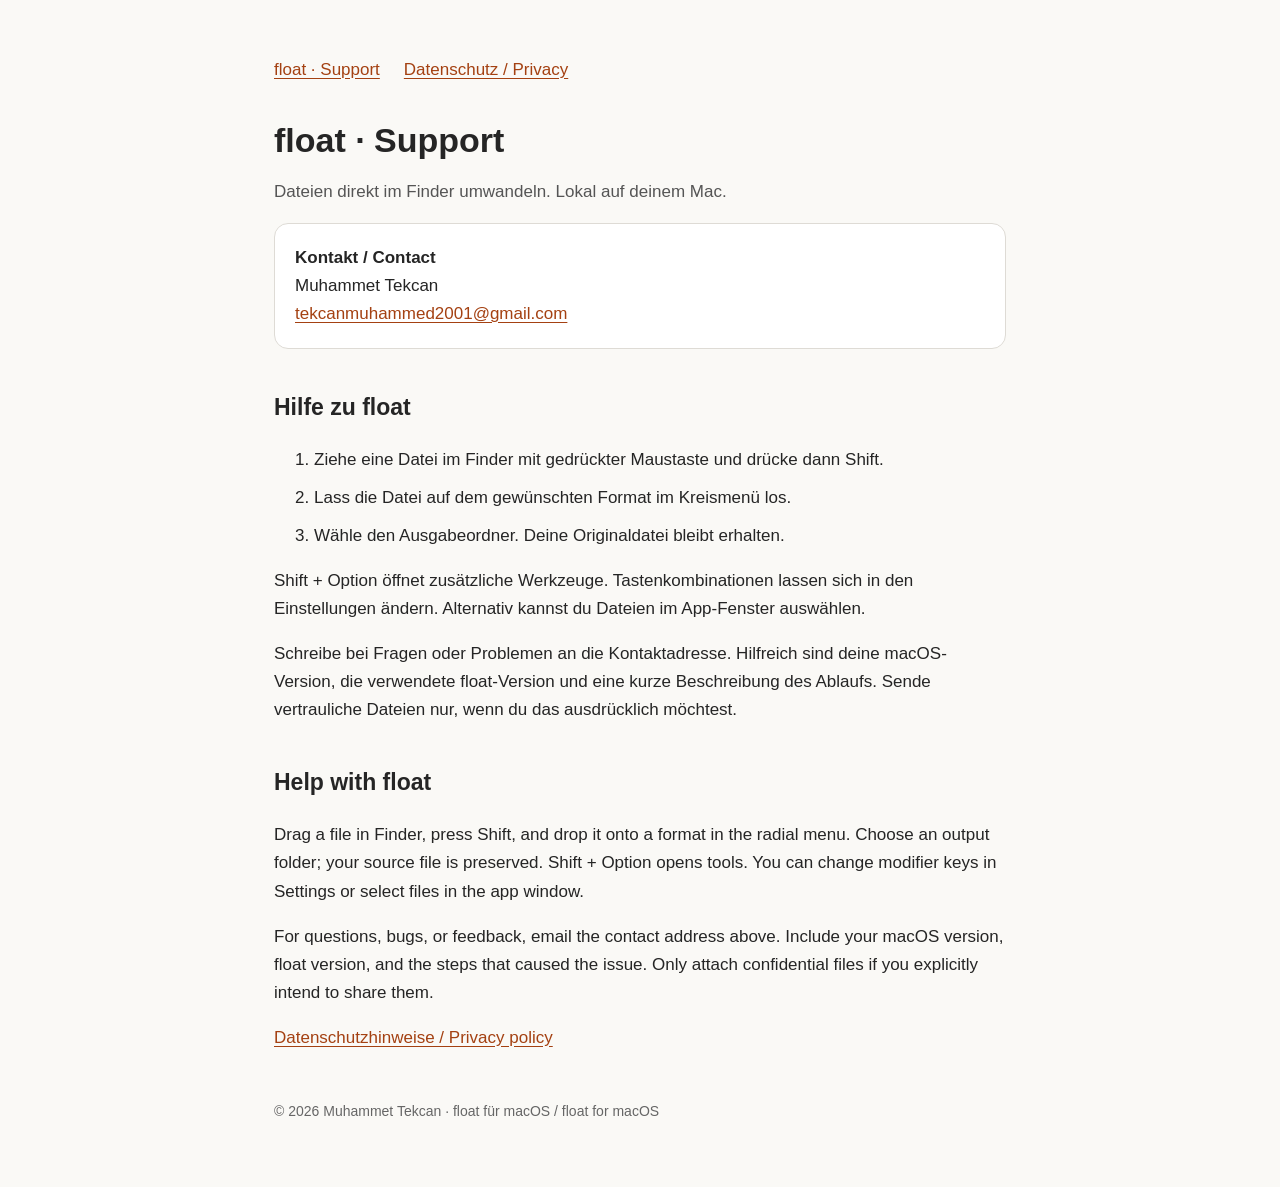
<file: index.html>
<!doctype html><html lang="de"><head><meta charset="utf-8"><meta name="viewport" content="width=device-width,initial-scale=1"><title>Support · float</title><meta name="description" content="Support und Datenschutz für float, die lokale Mac-App für Bilder, PDFs und Dateien."><link rel="stylesheet" href="style.css"></head><body><main><nav aria-label="Hauptnavigation"><a href="index.html">float · Support</a><a href="privacy.html">Datenschutz / Privacy</a></nav><h1>float · Support</h1><p class="intro">Dateien direkt im Finder umwandeln. Lokal auf deinem Mac.</p><div class="contact"><strong>Kontakt / Contact</strong><br>Muhammet Tekcan<br><a href="mailto:tekcanmuhammed2001@gmail.com">tekcanmuhammed2001@gmail.com</a></div><section lang="de"><h2>Hilfe zu float</h2><ol><li>Ziehe eine Datei im Finder mit gedrückter Maustaste und drücke dann Shift.</li><li>Lass die Datei auf dem gewünschten Format im Kreismenü los.</li><li>Wähle den Ausgabeordner. Deine Originaldatei bleibt erhalten.</li></ol><p>Shift + Option öffnet zusätzliche Werkzeuge. Tastenkombinationen lassen sich in den Einstellungen ändern. Alternativ kannst du Dateien im App-Fenster auswählen.</p><p>Schreibe bei Fragen oder Problemen an die Kontaktadresse. Hilfreich sind deine macOS-Version, die verwendete float-Version und eine kurze Beschreibung des Ablaufs. Sende vertrauliche Dateien nur, wenn du das ausdrücklich möchtest.</p></section><section lang="en"><h2>Help with float</h2><p>Drag a file in Finder, press Shift, and drop it onto a format in the radial menu. Choose an output folder; your source file is preserved. Shift + Option opens tools. You can change modifier keys in Settings or select files in the app window.</p><p>For questions, bugs, or feedback, email the contact address above. Include your macOS version, float version, and the steps that caused the issue. Only attach confidential files if you explicitly intend to share them.</p></section><p><a href="privacy.html">Datenschutzhinweise / Privacy policy</a></p><footer>© 2026 Muhammet Tekcan · float für macOS / float for macOS</footer></main></body></html>
</file>
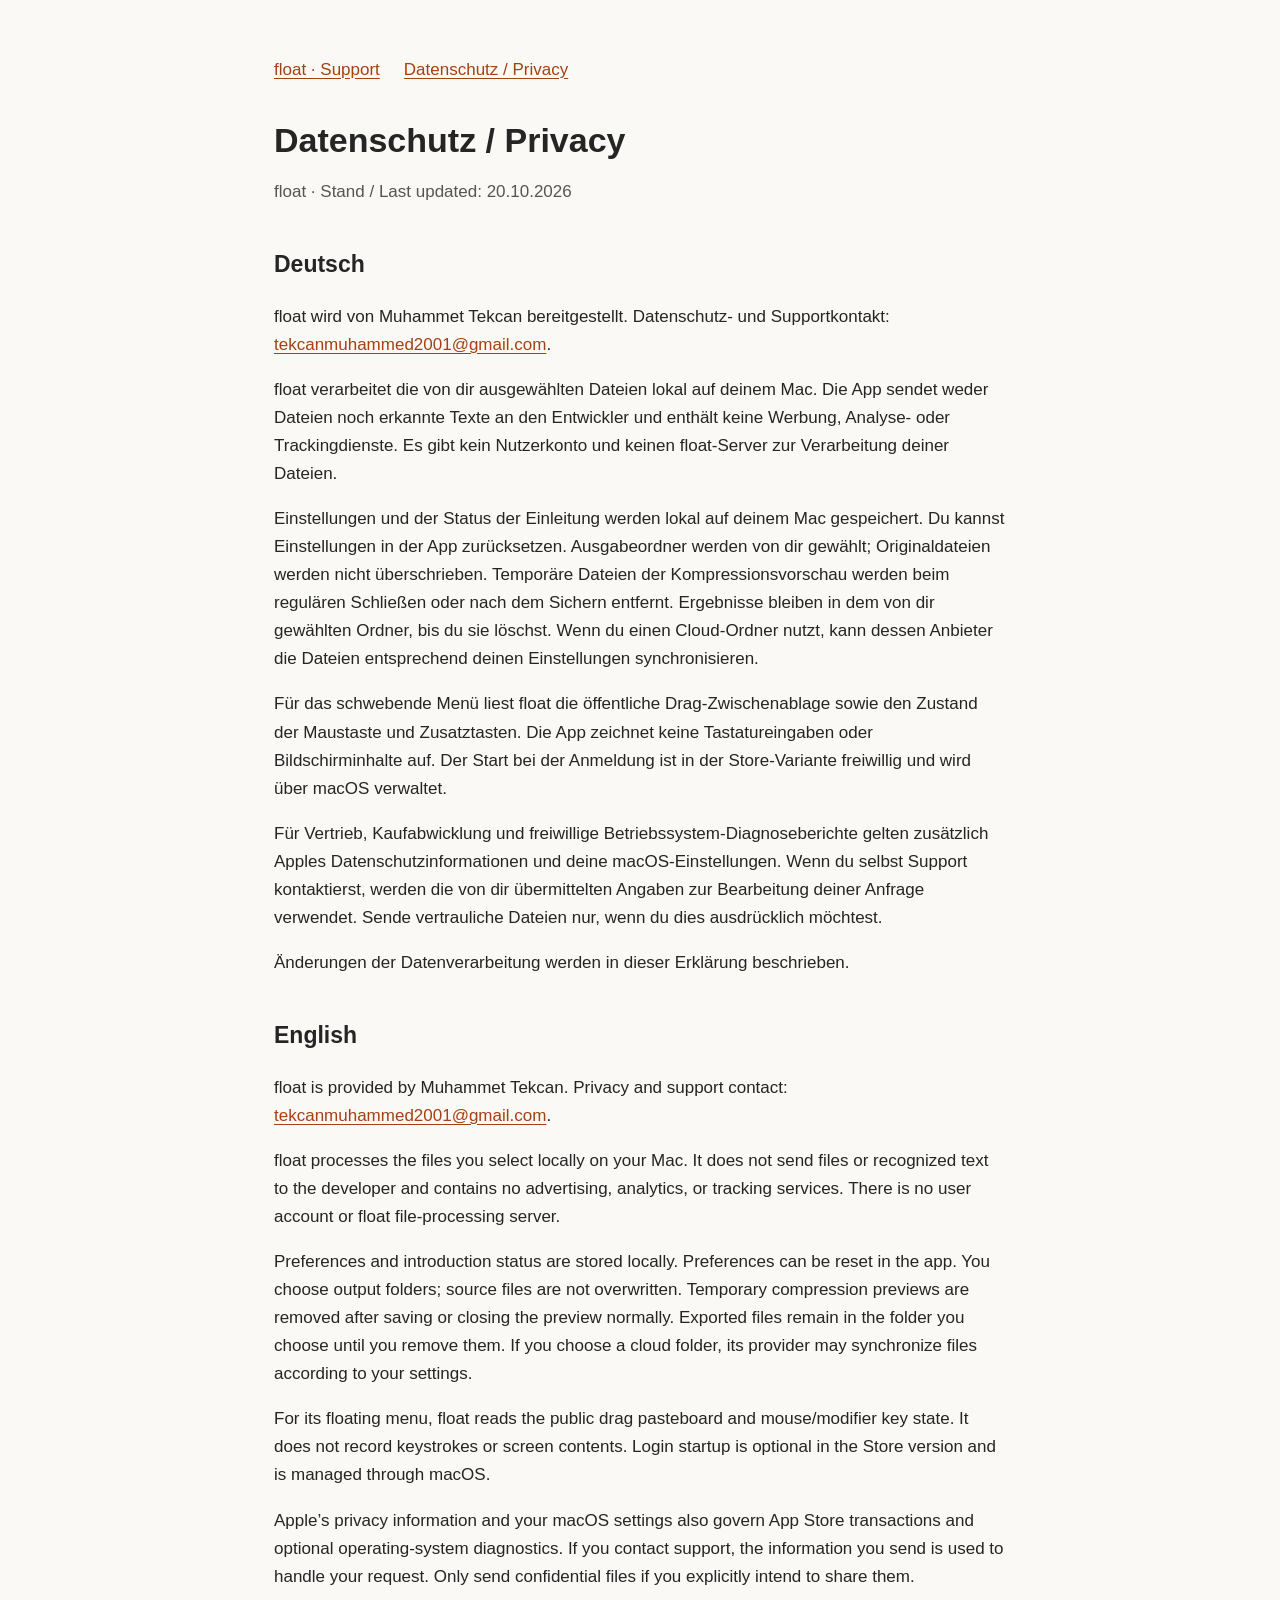
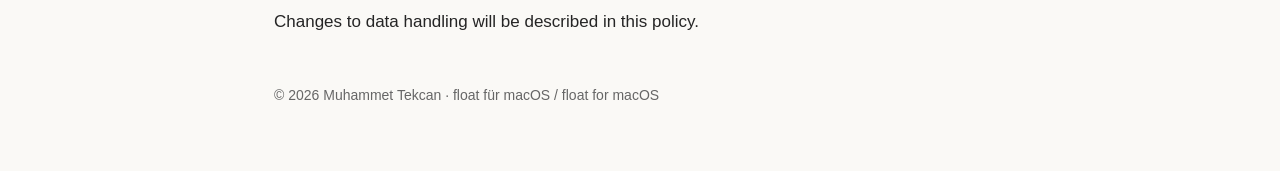
<file: privacy.html>
<!doctype html><html lang="de"><head><meta charset="utf-8"><meta name="viewport" content="width=device-width,initial-scale=1"><title>Datenschutz / Privacy · float</title><meta name="description" content="Support und Datenschutz für float, die lokale Mac-App für Bilder, PDFs und Dateien."><link rel="stylesheet" href="style.css"></head><body><main><nav aria-label="Hauptnavigation"><a href="index.html">float · Support</a><a href="privacy.html">Datenschutz / Privacy</a></nav><h1>Datenschutz / Privacy</h1><p class="intro">float · Stand / Last updated: 20.10.2026</p><section lang="de"><h2>Deutsch</h2><p>float wird von Muhammet Tekcan bereitgestellt. Datenschutz- und Supportkontakt: <a href="mailto:tekcanmuhammed2001@gmail.com">tekcanmuhammed2001@gmail.com</a>.</p><p>float verarbeitet die von dir ausgewählten Dateien lokal auf deinem Mac. Die App sendet weder Dateien noch erkannte Texte an den Entwickler und enthält keine Werbung, Analyse- oder Trackingdienste. Es gibt kein Nutzerkonto und keinen float-Server zur Verarbeitung deiner Dateien.</p><p>Einstellungen und der Status der Einleitung werden lokal auf deinem Mac gespeichert. Du kannst Einstellungen in der App zurücksetzen. Ausgabeordner werden von dir gewählt; Originaldateien werden nicht überschrieben. Temporäre Dateien der Kompressionsvorschau werden beim regulären Schließen oder nach dem Sichern entfernt. Ergebnisse bleiben in dem von dir gewählten Ordner, bis du sie löschst. Wenn du einen Cloud-Ordner nutzt, kann dessen Anbieter die Dateien entsprechend deinen Einstellungen synchronisieren.</p><p>Für das schwebende Menü liest float die öffentliche Drag-Zwischenablage sowie den Zustand der Maustaste und Zusatztasten. Die App zeichnet keine Tastatureingaben oder Bildschirminhalte auf. Der Start bei der Anmeldung ist in der Store-Variante freiwillig und wird über macOS verwaltet.</p><p>Für Vertrieb, Kaufabwicklung und freiwillige Betriebssystem-Diagnoseberichte gelten zusätzlich Apples Datenschutzinformationen und deine macOS-Einstellungen. Wenn du selbst Support kontaktierst, werden die von dir übermittelten Angaben zur Bearbeitung deiner Anfrage verwendet. Sende vertrauliche Dateien nur, wenn du dies ausdrücklich möchtest.</p><p>Änderungen der Datenverarbeitung werden in dieser Erklärung beschrieben.</p></section><section lang="en"><h2>English</h2><p>float is provided by Muhammet Tekcan. Privacy and support contact: <a href="mailto:tekcanmuhammed2001@gmail.com">tekcanmuhammed2001@gmail.com</a>.</p><p>float processes the files you select locally on your Mac. It does not send files or recognized text to the developer and contains no advertising, analytics, or tracking services. There is no user account or float file-processing server.</p><p>Preferences and introduction status are stored locally. Preferences can be reset in the app. You choose output folders; source files are not overwritten. Temporary compression previews are removed after saving or closing the preview normally. Exported files remain in the folder you choose until you remove them. If you choose a cloud folder, its provider may synchronize files according to your settings.</p><p>For its floating menu, float reads the public drag pasteboard and mouse/modifier key state. It does not record keystrokes or screen contents. Login startup is optional in the Store version and is managed through macOS.</p><p>Apple’s privacy information and your macOS settings also govern App Store transactions and optional operating-system diagnostics. If you contact support, the information you send is used to handle your request. Only send confidential files if you explicitly intend to share them.</p><p>Changes to data handling will be described in this policy.</p></section><footer>© 2026 Muhammet Tekcan · float für macOS / float for macOS</footer></main></body></html>
</file>
<file: style.css>
*{box-sizing:border-box}body{font:17px/1.65 -apple-system,BlinkMacSystemFont,"Segoe UI",sans-serif;color:#252525;background:#faf9f6;margin:0}main{max-width:780px;margin:auto;padding:56px 24px 64px}nav{display:flex;gap:24px;margin-bottom:36px}a{color:#a44112;text-underline-offset:3px}h1{font-size:34px;line-height:1.2;margin:0 0 16px}h2{font-size:23px;margin-top:40px}h3{font-size:18px;margin-top:28px}.intro{color:#555}.contact{padding:20px;background:#fff;border:1px solid #dedbd5;border-radius:14px;overflow-wrap:anywhere}footer{margin-top:48px;font-size:14px;color:#666}li{margin-bottom:10px}section{scroll-margin-top:20px}
</file>
